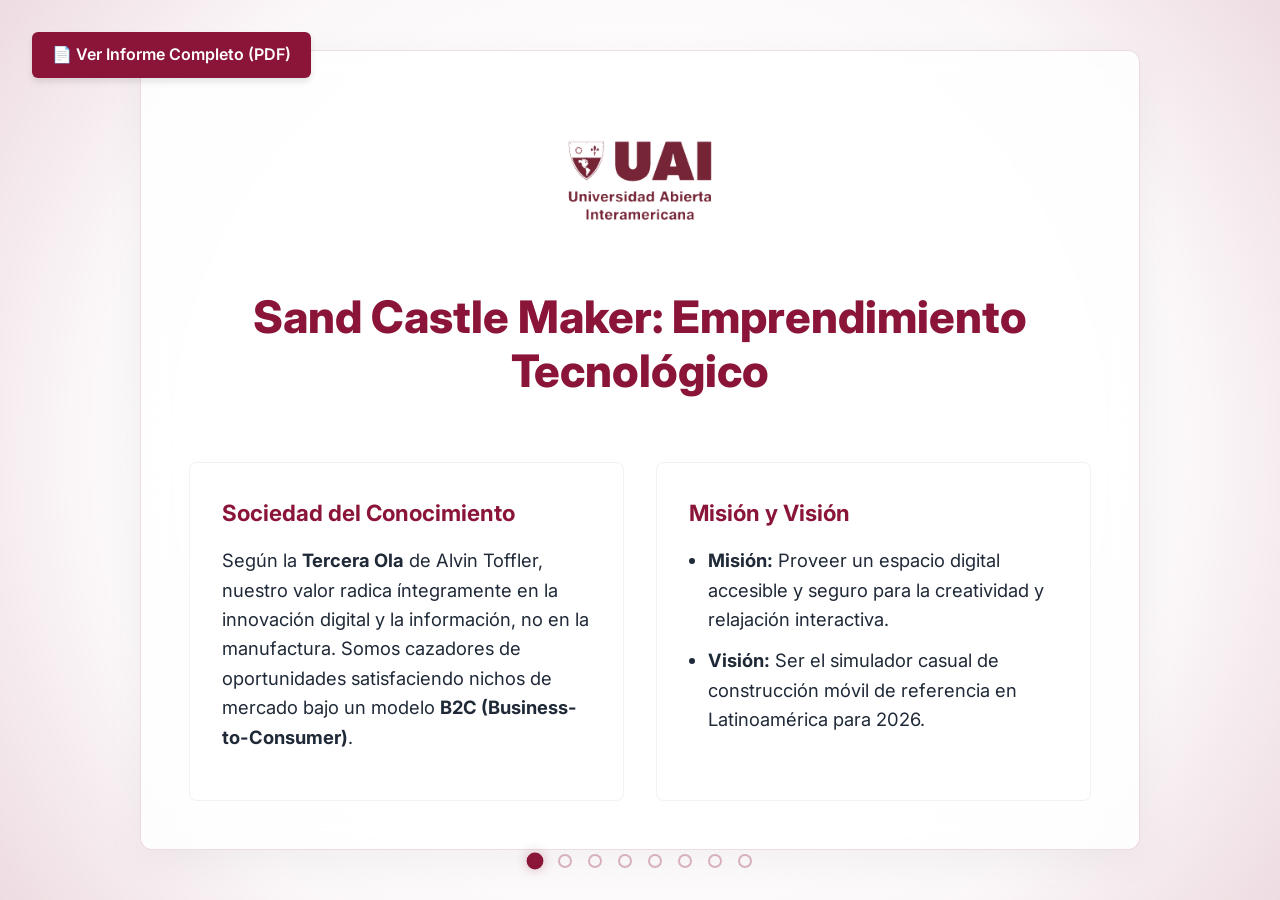
<file: index.html>
<!DOCTYPE html>
<html lang="es">
<head>
    <meta charset="UTF-8">
    <meta name="viewport" content="width=device-width, initial-scale=1.0">
    <title>Modelo de Negocios - Sand Castle Maker</title>
    <link rel="icon" type="image/svg+xml" href="favicon.svg">
    <link rel="preconnect" href="https://fonts.googleapis.com">
    <link rel="preconnect" href="https://fonts.gstatic.com" crossorigin>
    <link href="https://fonts.googleapis.com/css2?family=Inter:wght@300;400;600;800&display=swap" rel="stylesheet">
    <link rel="stylesheet" href="styles.css">
    <style>
        .pdf-button { position: fixed; top: 2rem; left: 2rem; z-index: 1000; background-color: var(--primary); color: white; padding: 10px 20px; border-radius: 6px; text-decoration: none; font-weight: 600; box-shadow: 0 4px 6px rgba(0,0,0,0.1); transition: all 0.3s ease; display: flex; align-items: center; gap: 8px; }
        .pdf-button:hover { transform: scale(1.05); background-color: #6a0d28; color: white; }
        .slider-nav { top: auto; bottom: 2rem; right: 50%; transform: translateX(50%); flex-direction: row; }
        .slide { transform: translateX(50vw); }
        .slide-content { max-width: 1000px; width: 100%; }
        .glass-card { background: var(--glass-bg); border: 1px solid var(--glass-border); padding: 3rem; border-radius: 12px; }
        .uai-logo { max-height: 160px; margin-bottom: 2rem; }
        .grid-2 { display: grid; grid-template-columns: 1fr 1fr; gap: 2rem; text-align: left; margin-top: 2rem; }
        .card-inner { background: rgba(255,255,255,0.6); padding: 2rem; border-radius: 8px; border: 1px solid rgba(0,0,0,0.05); }
        h3 { color: var(--primary); margin-bottom: 15px; font-size: 1.4rem; }
        ul { padding-left: 1.2rem; }
        li { margin-bottom: 12px; font-size: 1.15rem; line-height: 1.6; }
        p { font-size: 1.15rem; line-height: 1.6; }

        /* Arreglos Responsivos Móviles */
        @media (max-width: 768px) {
            .pdf-button { top: 0.5rem; left: 0.5rem; padding: 6px 10px; font-size: 0.8rem; z-index: 2000; }
            .uai-logo { max-height: 90px; margin-top: 2.5rem; margin-bottom: 1rem; }
            .glass-card { padding: 1rem; margin-top: 1rem; background: rgba(255,255,255,0.95); }
            .grid-2 { grid-template-columns: 1fr; gap: 1rem; }
            .card-inner { padding: 1rem; }
            h1 { font-size: 1.8rem !important; margin-bottom: 1rem !important; }
            h2 { font-size: 1.5rem !important; margin-bottom: 1rem !important; }
            .slider-nav { bottom: 1rem; background: rgba(255,255,255,0.9); padding: 0.5rem 1rem; border-radius: 20px; box-shadow: 0 4px 10px rgba(0,0,0,0.2); }
            .slide { align-items: flex-start; overflow-y: auto; padding: 1rem 0.5rem 5rem 0.5rem; }
            .slide-content { padding-bottom: 4rem; }
        }
    </style>
</head>
<body>
    <div class="background-effects"></div>

    <a href="formal_scm.html" class="pdf-button" target="_blank">
        📄 Ver Informe Completo (PDF)
    </a>

    <nav class="slider-nav">
        <button class="nav-dot active" onclick="goToSlide(0)" title="1. Identidad"></button>
        <button class="nav-dot" onclick="goToSlide(1)" title="2. Contexto (PESTEL)"></button>
        <button class="nav-dot" onclick="goToSlide(2)" title="3. Segmentación"></button>
        <button class="nav-dot" onclick="goToSlide(3)" title="4. Estrategia (Porter)"></button>
        <button class="nav-dot" onclick="goToSlide(4)" title="5. Comercialización (4Ps)"></button>
        <button class="nav-dot" onclick="goToSlide(5)" title="6. Agenda Estratégica"></button>
        <button class="nav-dot" onclick="goToSlide(6)" title="7. Finanzas (VAN/TIR)"></button>
        <button class="nav-dot" onclick="goToSlide(7)" title="8. Métricas (BSC/NPS)"></button>
    </nav>

    <div id="presentation">
        
        <!-- SLIDE 1 -->
        <section class="slide active" style="transform: translateX(0); opacity: 1; visibility: visible;">
            <div class="slide-content slide-hero text-center glass-card">
                <img src="./LogoUAI-ezgif.com-remove-background.png" alt="UAI" class="uai-logo">
                <h1 style="font-size: 2.8rem; margin-bottom: 2rem;">Sand Castle Maker: <span style="color: var(--primary);">Emprendimiento Tecnológico</span></h1>
                
                <div class="grid-2">
                    <div class="card-inner">
                        <h3>Sociedad del Conocimiento</h3>
                        <p>Según la <strong>Tercera Ola</strong> de Alvin Toffler, nuestro valor radica íntegramente en la innovación digital y la información, no en la manufactura. Somos cazadores de oportunidades satisfaciendo nichos de mercado bajo un modelo <strong>B2C (Business-to-Consumer)</strong>.</p>
                    </div>
                    <div class="card-inner">
                        <h3>Misión y Visión</h3>
                        <ul>
                            <li><strong>Misión:</strong> Proveer un espacio digital accesible y seguro para la creatividad y relajación interactiva.</li>
                            <li><strong>Visión:</strong> Ser el simulador casual de construcción móvil de referencia en Latinoamérica para 2026.</li>
                        </ul>
                    </div>
                </div>
            </div>
        </section>

        <!-- SLIDE 2 -->
        <section class="slide">
            <div class="slide-content glass-card text-center">
                <h2 style="color: var(--primary); font-size: 2.2rem; margin-bottom: 2rem;">2. Análisis de Contexto (PESTEL)</h2>
                <p>Auditoría externa para identificar situaciones críticas del macroambiente.</p>
                
                <div class="grid-2">
                    <div class="card-inner" style="border-left: 5px solid #22c55e;">
                        <h3 style="color: #16a34a;">🟢 Oportunidades</h3>
                        <ul>
                            <li><strong>Sociocultural:</strong> Aumento sostenido en la demanda de juegos "cozy" y relajantes que ayuden a mitigar el estrés urbano.</li>
                            <li><strong>Tecnológico:</strong> Altísimo crecimiento en la adopción y potencia de smartphones de gama media en LatAm.</li>
                        </ul>
                    </div>
                    <div class="card-inner" style="border-left: 5px solid #ef4444;">
                        <h3 style="color: #dc2626;">🔴 Amenazas</h3>
                        <ul>
                            <li><strong>Competitivo:</strong> Extrema saturación en la Play Store. Las barreras de entrada son bajas, pero las barreras de visibilidad son altísimas.</li>
                            <li><strong>Riesgo Técnico:</strong> Peligro de clonación rápida por competidores con mayor poder de capital si el juego se vuelve viral.</li>
                        </ul>
                    </div>
                </div>
            </div>
        </section>

        <!-- SLIDE 3 -->
        <section class="slide">
            <div class="slide-content glass-card text-center">
                <h2 style="color: var(--primary); font-size: 2.2rem; margin-bottom: 2rem;">3. Segmentación y Mercado Potencial</h2>
                
                <div class="card-inner" style="margin-bottom: 2rem;">
                    <h3>Criterios de Segmentación Eficaz</h3>
                    <p>El segmento elegido es <strong>mensurable, accesible y sustancial</strong>. Agrupamos a los consumidores por sus deseos y preferencias de ocio digital interactivo.</p>
                </div>

                <div class="grid-2">
                    <div class="card-inner">
                        <h3>Segmento Objetivo (Target)</h3>
                        <ul>
                            <li>Jugadores casuales de plataformas móviles.</li>
                            <li>Enfoque principal en Generación Z y Millennials.</li>
                            <li>Interesados en experiencias creativas (Sandboxes).</li>
                        </ul>
                    </div>
                    <div class="card-inner">
                        <h3>Mercado Potencial</h3>
                        <ul>
                            <li>Usuarios globales de Android (tamaño masivo).</li>
                            <li>Fotografía en el tiempo: Actualmente consumen contenido pasivo (videos) o juegos de alta intensidad, buscando un respiro en propuestas relajantes.</li>
                        </ul>
                    </div>
                </div>
            </div>
        </section>

        <!-- SLIDE 4 -->
        <section class="slide">
            <div class="slide-content glass-card text-center">
                <h2 style="color: var(--primary); font-size: 2.2rem; margin-bottom: 2rem;">4. Estrategia Competitiva (Porter)</h2>
                
                <div class="card-inner" style="text-align: left;">
                    <h3>Posicionamiento por Diferenciación</h3>
                    <p style="margin-bottom: 1.5rem;">Según el modelo de Ventaja Competitiva de Porter, en una industria atractiva pero saturada, debemos evitar competir frontalmente donde somos débiles.</p>
                    <ul>
                        <li><strong>Evitamos competir en gráficos fotorrealistas</strong> (competencias centrales de empresas AAA).</li>
                        <li><strong>Foco de Diferenciación:</strong> Exclusividad en mecánicas específicas de simulación (físicas fluidas con nuestro script <em>WetSandBehavior</em>).</li>
                        <li><strong>Nichos Inexplorados:</strong> Temática de esculpir castillos de arena, que carece de competidores directos de peso en dispositivos móviles.</li>
                    </ul>
                </div>
            </div>
        </section>

        <!-- SLIDE 5 -->
        <section class="slide">
            <div class="slide-content glass-card text-center">
                <h2 style="color: var(--primary); font-size: 2.2rem; margin-bottom: 2rem;">5. Comercialización y TICs (Las 4 "P")</h2>
                
                <div class="grid-2">
                    <div class="card-inner">
                        <h3 style="color: var(--primary);">📦 Producto & 💰 Precio</h3>
                        <ul>
                            <li><strong>Producto:</strong> Videojuego interactivo. Bien puramente intangible.</li>
                            <li><strong>Precio:</strong> Estructura Freemium. El acceso es gratuito para favorecer la masividad, monetizando mediante impresiones de anuncios (Ads) y microtransacciones opcionales.</li>
                        </ul>
                    </div>
                    <div class="card-inner">
                        <h3 style="color: var(--primary);">📍 Plaza & 📢 Promoción</h3>
                        <ul>
                            <li><strong>Plaza (TICs):</strong> Distribución 100% digital mundial mediante ecosistemas de plataformas (Google Play Store).</li>
                            <li><strong>Promoción:</strong> Estrategias ASO (App Store Optimization) y uso de redes sociales para obtener <em>Feedback instantáneo</em> del consumidor (comunicación bidireccional ágil).</li>
                        </ul>
                    </div>
                </div>
            </div>
        </section>

        <!-- SLIDE 6 -->
        <section class="slide">
            <div class="slide-content glass-card text-center">
                <h2 style="color: var(--primary); font-size: 2.2rem; margin-bottom: 2rem;">6. Agenda Estratégica</h2>
                <p>Plan de trabajo para lograr la posición estratégica deseada y asegurar la ventaja competitiva sostenible.</p>
                
                <div style="background: rgba(138,21,56,0.05); padding: 2rem; border-radius: 8px; border-left: 5px solid var(--primary); text-align: left; margin-top: 2rem;">
                    <h3 style="margin-bottom: 1.5rem;">Programa de Acción Específico (6 Meses)</h3>
                    <ul style="list-style: none; padding: 0;">
                        <li style="margin-bottom: 1.5rem; padding: 1.5rem; background: white; border-radius: 6px; box-shadow: 0 2px 4px rgba(0,0,0,0.05);">
                            <strong>📍 Hito 1 (Mes 1): Prototipo Core.</strong> Validación tecnológica de las físicas de arena. Objetivo: Reducir percepción de riesgo técnico.
                        </li>
                        <li style="margin-bottom: 1.5rem; padding: 1.5rem; background: white; border-radius: 6px; box-shadow: 0 2px 4px rgba(0,0,0,0.05);">
                            <strong>📍 Hito 2 (Mes 3): Beta Cerrada.</strong> Ejecución de testing (QA) con panel de usuarios. Objetivo: Identificar fallas e implementar correcciones antes de la apertura.
                        </li>
                        <li style="padding: 1.5rem; background: white; border-radius: 6px; box-shadow: 0 2px 4px rgba(0,0,0,0.05);">
                            <strong>📍 Hito 3 (Mes 6): Lanzamiento Oficial.</strong> Publicación en Google Play. Meta del Hito: Alcanzar las primeras 5,000 descargas (Q1).
                        </li>
                    </ul>
                </div>
            </div>
        </section>

        <!-- SLIDE 7 -->
        <section class="slide">
            <div class="slide-content glass-card text-center">
                <h2 style="color: var(--primary); font-size: 2.2rem; margin-bottom: 2rem;">7. Finanzas y Valuación del Proyecto</h2>
                
                <div class="grid-2">
                    <div class="card-inner">
                        <h3>Presupuesto Base (Q = 5000)</h3>
                        <ul style="margin-bottom: 1rem;">
                            <li><strong>Materia Prima:</strong> $25 (Cuenta Play Store). Insumo directo e indispensable.</li>
                            <li><strong>MOD (Mano de Obra):</strong> $5,000 (500hs estimadas).</li>
                            <li><strong>Carga Fabril (CF):</strong> $1,500 (Luz, internet, PCs).</li>
                        </ul>
                        <div style="background: var(--primary-glow); padding: 10px; border-radius: 6px; font-weight: 600;">
                            Costo Total: $6,525 <br> Costo Estándar Unitario: $1.30
                        </div>
                    </div>
                    <div class="card-inner">
                        <h3>Rendimiento (VAN y TIR)</h3>
                        <ul>
                            <li><strong>EBIT:</strong> Margen Bruto (Ingresos Ads) - Costo Financiero.</li>
                            <li><strong>VAN (Valor Actual Neto):</strong> Si recuperamos y superamos los $25 y el costo de oportunidad, <em>el proyecto genera valor limpio</em>.</li>
                            <li><strong>TIR (Tasa Interna):</strong> Dada la inversión directa minúscula ($25 USD), cualquier moderado éxito garantiza una TIR gigantesca (%>Costo Oportunidad).</li>
                        </ul>
                    </div>
                </div>
            </div>
        </section>

        <!-- SLIDE 8 -->
        <section class="slide">
            <div class="slide-content glass-card text-center">
                <h2 style="color: var(--primary); font-size: 2.2rem; margin-bottom: 2rem;">8. Métricas y KPIs de Gestión</h2>
                <p>Las métricas miden momentos específicos; los KPIs evalúan los objetivos estratégicos <strong>(Balanced Scorecard)</strong>.</p>
                
                <div class="grid-2" style="grid-template-columns: 1fr 1fr; margin-top: 2rem;">
                    <div class="card-inner" style="border-top: 4px solid #2563eb;">
                        <h3 style="color: #1d4ed8;">1. Financiera</h3>
                        <p><strong>Objetivo:</strong> Incrementar utilidad operativa.<br><strong>KPI:</strong> % de crecimiento mensual de ingresos por publicidad (Ads).</p>
                    </div>
                    <div class="card-inner" style="border-top: 4px solid #d97706;">
                        <h3 style="color: #b45309;">2. Cliente (Fundamental)</h3>
                        <p><strong>Objetivo:</strong> Fidelidad al producto.<br><strong>KPI:</strong> <strong>NPS (Net Promoter Score)</strong> y Rating promedio orgánico en la tienda.</p>
                    </div>
                    <div class="card-inner" style="border-top: 4px solid #16a34a;">
                        <h3 style="color: #15803d;">3. Procesos Internos</h3>
                        <p><strong>Objetivo:</strong> Eficiencia en mantenimiento.<br><strong>KPI:</strong> Tiempo promedio (días) de resolución de bugs post-lanzamiento.</p>
                    </div>
                    <div class="card-inner" style="border-top: 4px solid #9333ea;">
                        <h3 style="color: #7e22ce;">4. Aprendizaje Estratégico</h3>
                        <p><strong>Objetivo:</strong> Fortalecer capacidades del team.<br><strong>KPI:</strong> Promedio de horas invertidas en I+D (nuevas herramientas Unity).</p>
                    </div>
                </div>
            </div>
        </section>

    </div>

    <script>
        let currentSlide = 0;
        const slides = document.querySelectorAll('.slide');
        const dots = document.querySelectorAll('.nav-dot');
        let isAnimating = false;

        function goToSlide(n) {
            if (isAnimating || n === currentSlide) return;
            if (n < 0 || n >= slides.length) return;

            isAnimating = true;
            const direction = n > currentSlide ? 1 : -1;
            
            slides[currentSlide].classList.remove('active');
            slides[currentSlide].style.transform = `translateX(${direction * -50}vw)`;
            slides[currentSlide].style.opacity = '0';
            slides[currentSlide].style.visibility = 'hidden';

            currentSlide = n;
            
            slides[currentSlide].style.transition = 'none';
            slides[currentSlide].style.transform = `translateX(${direction * 50}vw)`;
            
            void slides[currentSlide].offsetWidth;
            
            slides[currentSlide].style.transition = 'all 0.6s cubic-bezier(0.2, 0.8, 0.2, 1)';
            slides[currentSlide].classList.add('active');
            slides[currentSlide].style.transform = 'translateX(0)';
            slides[currentSlide].style.opacity = '1';
            slides[currentSlide].style.visibility = 'visible';

            dots.forEach(dot => dot.classList.remove('active'));
            dots[currentSlide].classList.add('active');

            setTimeout(() => { isAnimating = false; }, 600);
        }

        window.addEventListener('wheel', (e) => {
            if (isAnimating) return;
            if (e.deltaY > 50) goToSlide(currentSlide + 1);
            else if (e.deltaY < -50) goToSlide(currentSlide - 1);
        });

        window.addEventListener('keydown', (e) => {
            if (e.key === 'ArrowRight' || e.key === 'ArrowDown' || e.key === ' ') goToSlide(currentSlide + 1);
            else if (e.key === 'ArrowLeft' || e.key === 'ArrowUp') goToSlide(currentSlide - 1);
        });

        let touchStartX = 0;
        let touchEndX = 0;

        window.addEventListener('touchstart', e => {
            touchStartX = e.changedTouches[0].screenX;
        }, {passive: true});

        window.addEventListener('touchend', e => {
            touchEndX = e.changedTouches[0].screenX;
            handleSwipe();
        }, {passive: true});

        function handleSwipe() {
            const threshold = 50; 
            if (touchEndX < touchStartX - threshold) goToSlide(currentSlide + 1); 
            if (touchEndX > touchStartX + threshold) goToSlide(currentSlide - 1); 
        }
    </script>
</body>
</html>
</file>
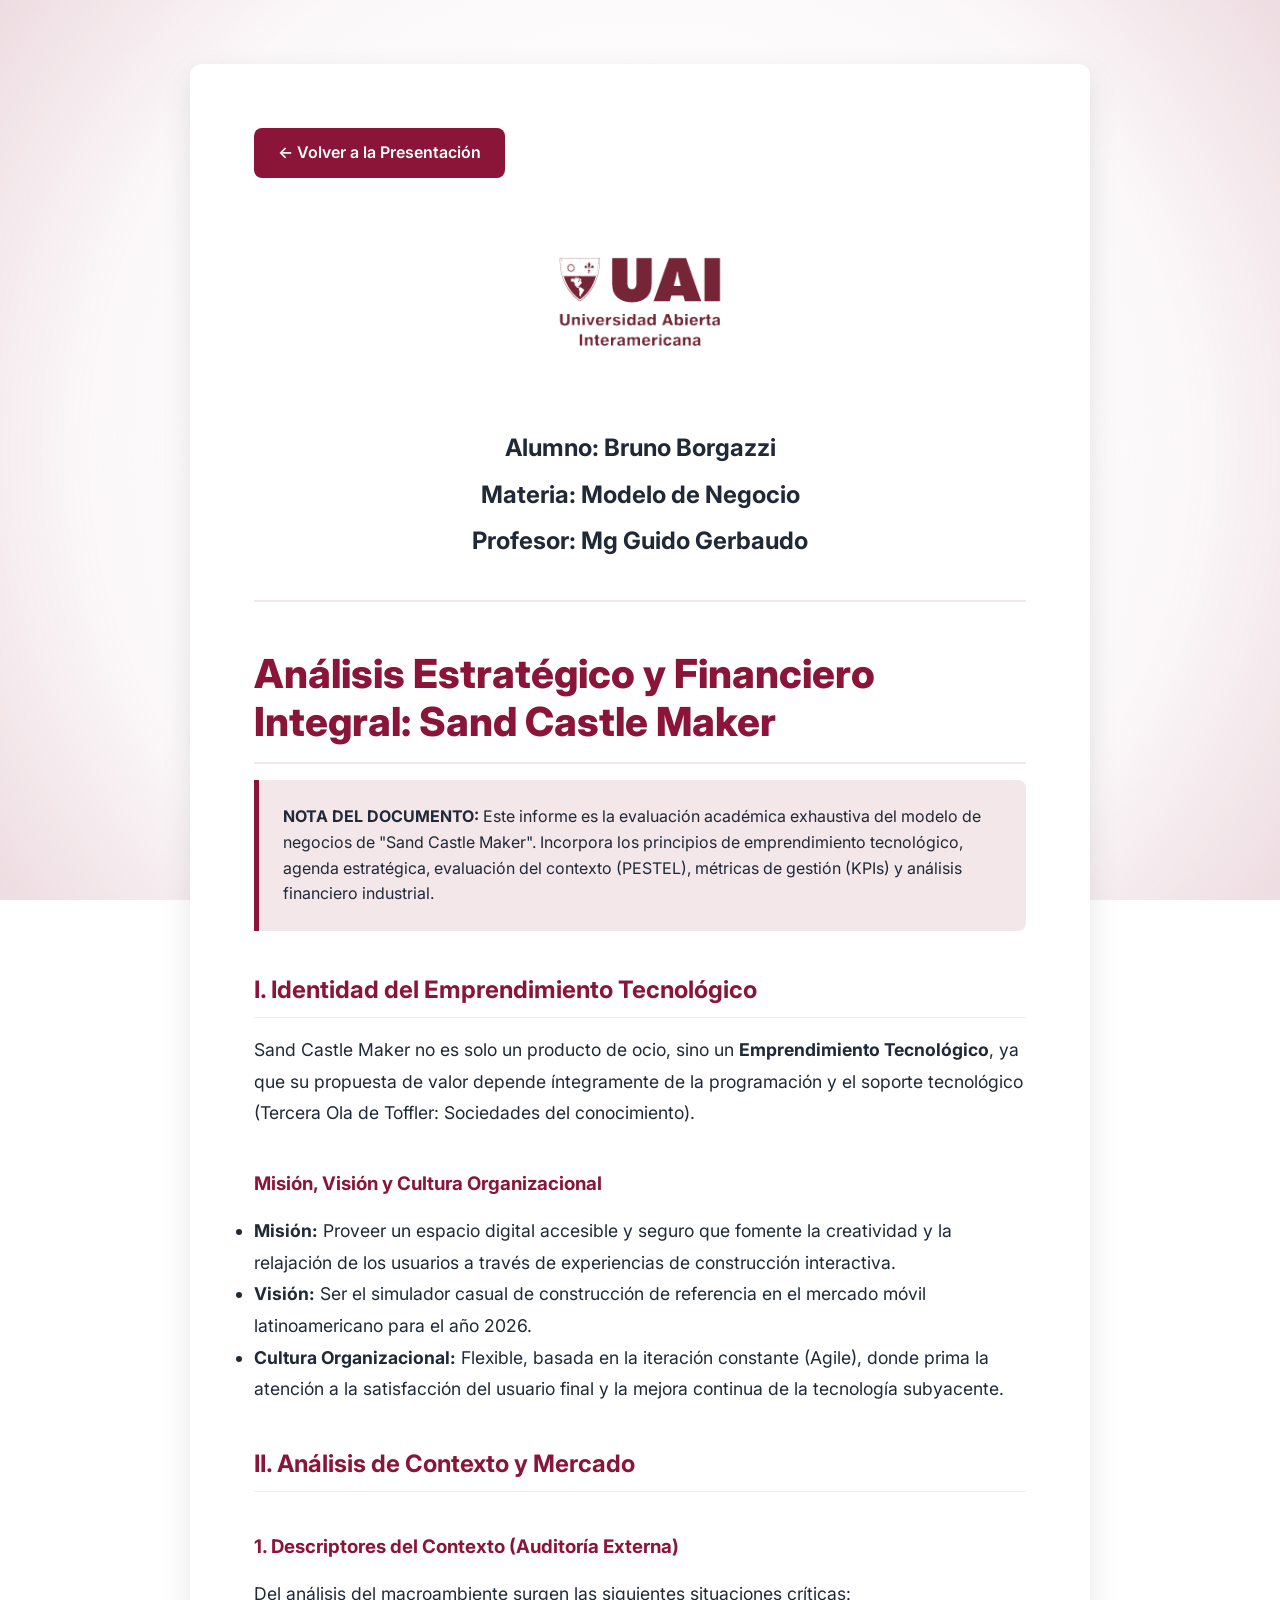
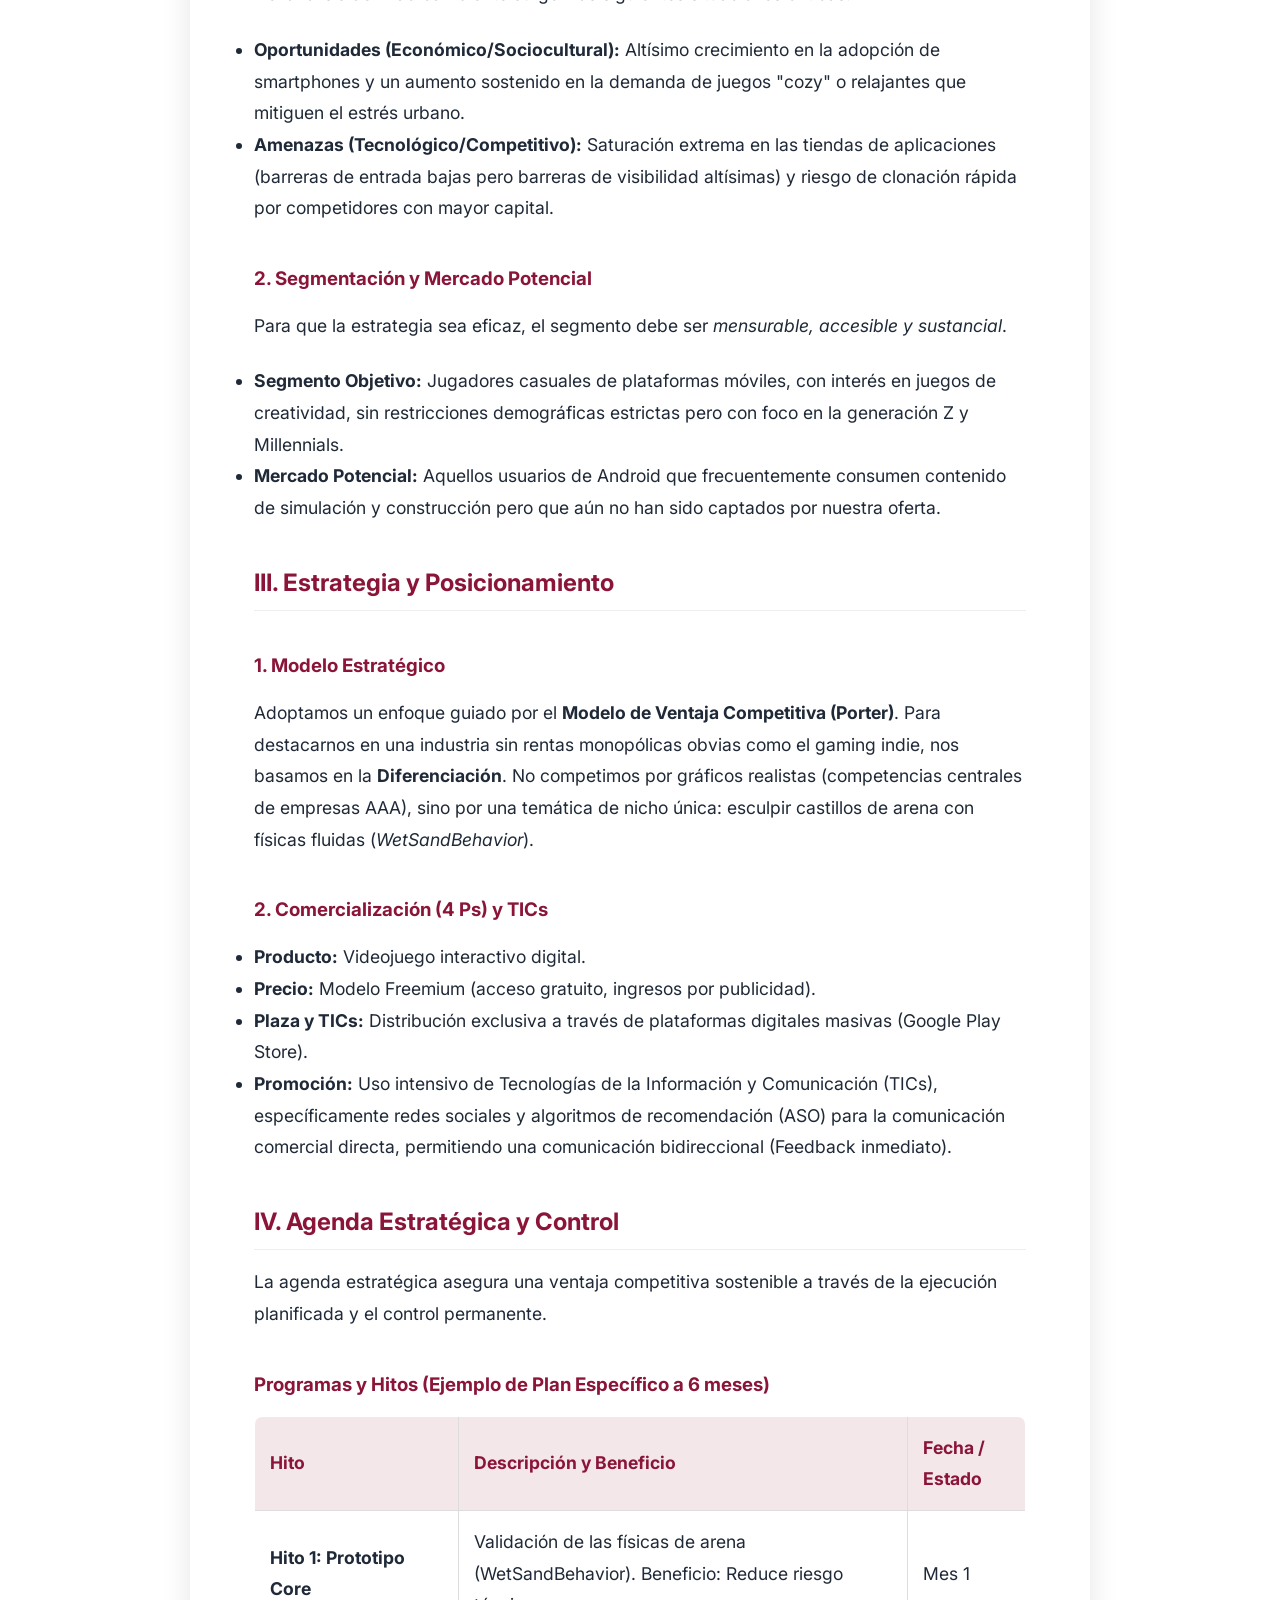
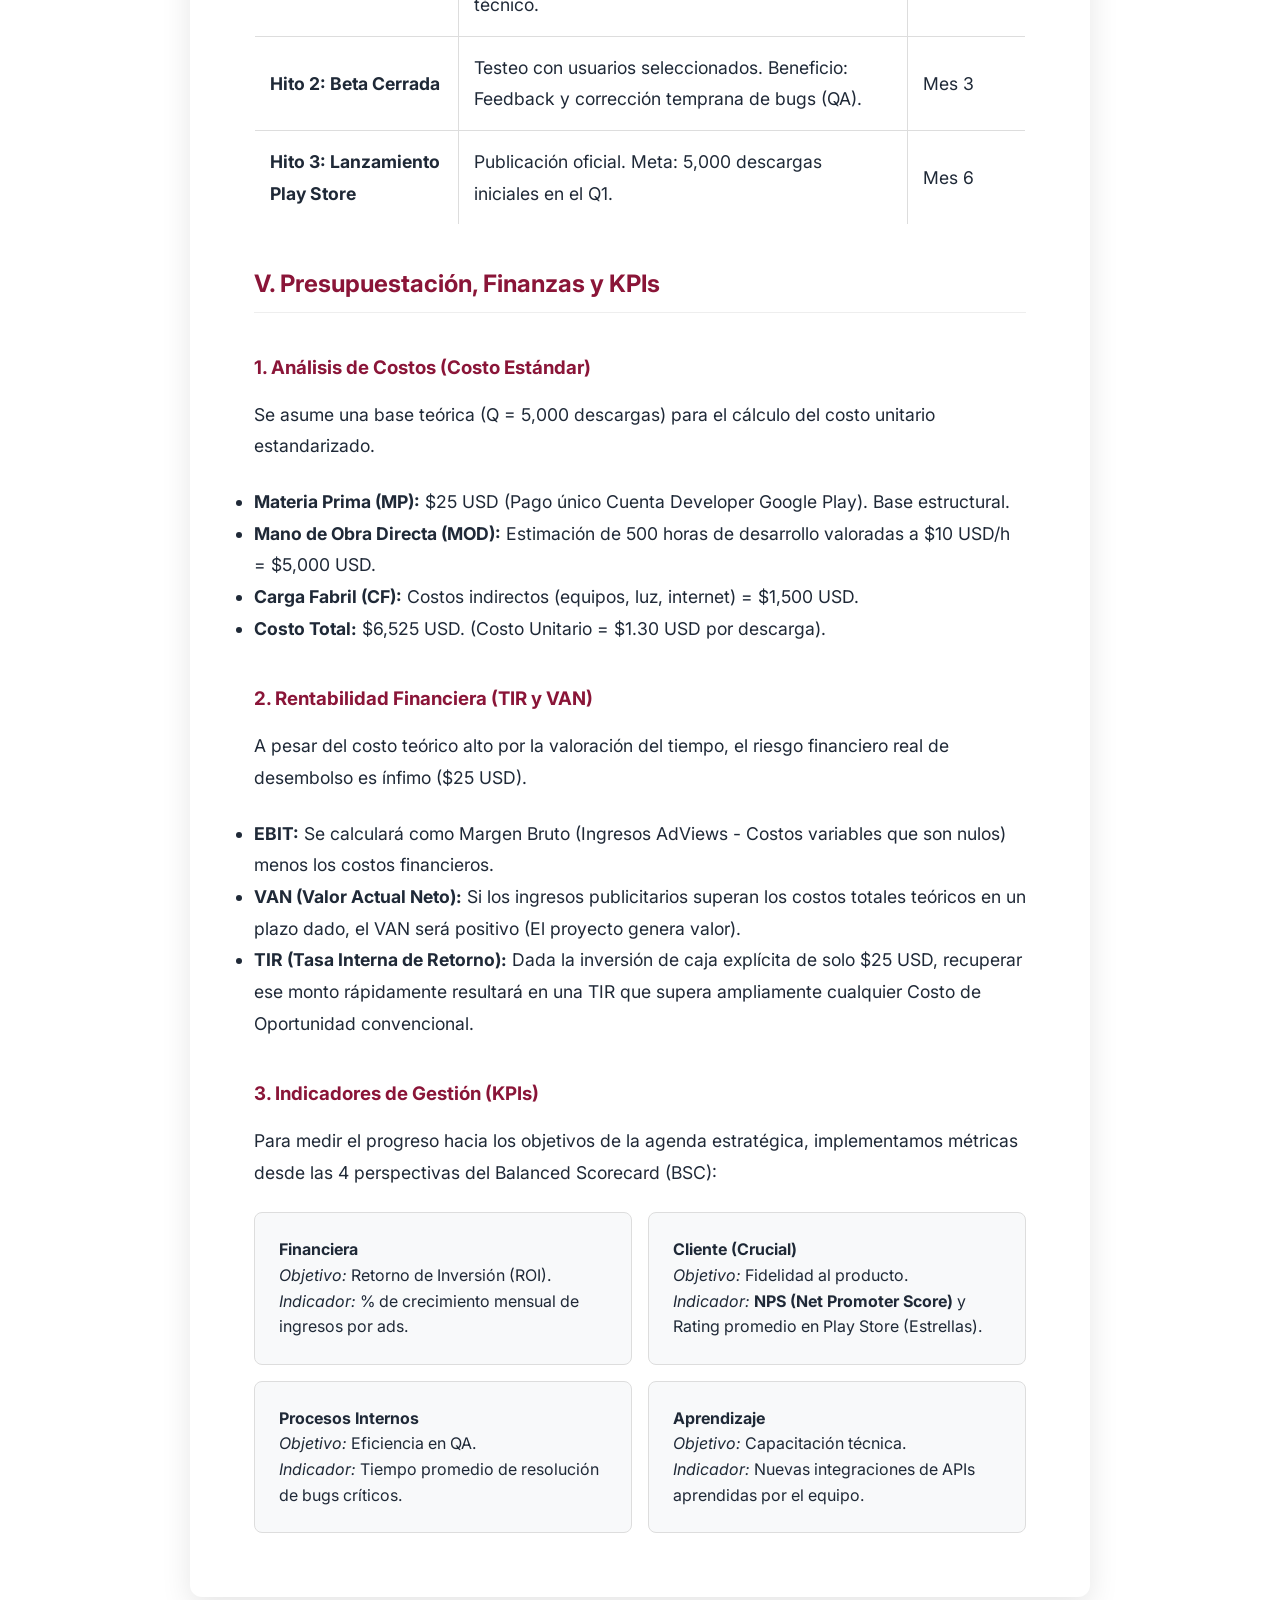
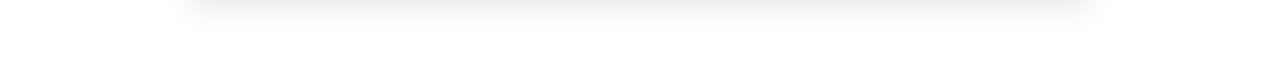
<file: formal_scm.html>
<!DOCTYPE html>
<html lang="es">
<head>
    <meta charset="UTF-8">
    <meta name="viewport" content="width=device-width, initial-scale=1.0">
    <title>Documento Formal - Sand Castle Maker</title>
    <link rel="icon" type="image/svg+xml" href="favicon.svg">
    <link href="https://fonts.googleapis.com/css2?family=Inter:wght@300;400;600;800&display=swap" rel="stylesheet">
    <link rel="stylesheet" href="styles.css">
    <style>
        body { overflow-y: auto; height: auto; padding: 4rem 2rem; background: var(--bg-color); }
        .document-container { max-width: 900px; margin: 0 auto; background: white; padding: 4rem; border-radius: 12px; box-shadow: 0 10px 30px rgba(0,0,0,0.1); }
        h1, h2, h3 { color: var(--primary); margin-top: 2.5rem; margin-bottom: 1rem; }
        h1 { font-size: 2.5rem; border-bottom: 2px solid var(--primary-glow); padding-bottom: 1rem; }
        h2 { border-bottom: 1px solid #eee; padding-bottom: 0.5rem; }
        p, ul, ol, table { margin-bottom: 1.5rem; font-size: 1.1rem; line-height: 1.8; }
        table { width: 100%; border-collapse: collapse; margin-top: 1rem; }
        th, td { padding: 15px; border: 1px solid #ddd; text-align: left; }
        th { background-color: var(--primary-glow); color: var(--primary); }
        .alert { padding: 1.5rem; border-left: 5px solid var(--primary); background: var(--primary-glow); margin-bottom: 2rem; border-radius: 0 8px 8px 0; }
        .btn-back { display: inline-flex; align-items: center; margin-bottom: 2rem; padding: 12px 24px; background: var(--primary); color: white; text-decoration: none; border-radius: 8px; font-weight: 600; transition: transform 0.2s; }
        .btn-back:hover { transform: translateX(-5px); }
        .kpi-grid { display: grid; grid-template-columns: 1fr 1fr; gap: 1rem; }
        .kpi-card { background: #f8f9fa; border: 1px solid #ddd; padding: 1.5rem; border-radius: 8px; }
        @media print {
            body { padding: 0; background: white; }
            .document-container { box-shadow: none; padding: 0; }
            .btn-back { display: none; }
        }
    </style>
</head>
<body>
    <div class="background-effects"></div>
    <div class="document-container">
        <a href="index.html" class="btn-back">← Volver a la Presentación</a>
        
        <div style="text-align: center; margin-bottom: 3rem; padding-bottom: 2rem; border-bottom: 2px solid var(--primary-glow);">
            <img src="./LogoUAI-ezgif.com-remove-background.png" alt="Universidad Abierta Interamericana" style="max-height: 180px; margin-bottom: 1.5rem;">
            <h2 style="color: var(--text-main); font-size: 1.5rem; margin: 0.5rem 0; border: none; padding: 0;">Alumno: Bruno Borgazzi</h2>
            <h2 style="color: var(--text-main); font-size: 1.5rem; margin: 0.5rem 0; border: none; padding: 0;">Materia: Modelo de Negocio</h2>
            <h2 style="color: var(--text-main); font-size: 1.5rem; margin: 0.5rem 0; border: none; padding: 0;">Profesor: Mg Guido Gerbaudo</h2>
        </div>

        <h1>Análisis Estratégico y Financiero Integral: Sand Castle Maker</h1>
        
        <div class="alert">
            <strong>NOTA DEL DOCUMENTO:</strong> Este informe es la evaluación académica exhaustiva del modelo de negocios de "Sand Castle Maker". Incorpora los principios de emprendimiento tecnológico, agenda estratégica, evaluación del contexto (PESTEL), métricas de gestión (KPIs) y análisis financiero industrial.
        </div>
        
        <h2>I. Identidad del Emprendimiento Tecnológico</h2>
        <p>Sand Castle Maker no es solo un producto de ocio, sino un <strong>Emprendimiento Tecnológico</strong>, ya que su propuesta de valor depende íntegramente de la programación y el soporte tecnológico (Tercera Ola de Toffler: Sociedades del conocimiento).</p>
        
        <h3>Misión, Visión y Cultura Organizacional</h3>
        <ul>
            <li><strong>Misión:</strong> Proveer un espacio digital accesible y seguro que fomente la creatividad y la relajación de los usuarios a través de experiencias de construcción interactiva.</li>
            <li><strong>Visión:</strong> Ser el simulador casual de construcción de referencia en el mercado móvil latinoamericano para el año 2026.</li>
            <li><strong>Cultura Organizacional:</strong> Flexible, basada en la iteración constante (Agile), donde prima la atención a la satisfacción del usuario final y la mejora continua de la tecnología subyacente.</li>
        </ul>

        <h2>II. Análisis de Contexto y Mercado</h2>
        <h3>1. Descriptores del Contexto (Auditoría Externa)</h3>
        <p>Del análisis del macroambiente surgen las siguientes situaciones críticas:</p>
        <ul>
            <li><strong>Oportunidades (Económico/Sociocultural):</strong> Altísimo crecimiento en la adopción de smartphones y un aumento sostenido en la demanda de juegos "cozy" o relajantes que mitiguen el estrés urbano.</li>
            <li><strong>Amenazas (Tecnológico/Competitivo):</strong> Saturación extrema en las tiendas de aplicaciones (barreras de entrada bajas pero barreras de visibilidad altísimas) y riesgo de clonación rápida por competidores con mayor capital.</li>
        </ul>

        <h3>2. Segmentación y Mercado Potencial</h3>
        <p>Para que la estrategia sea eficaz, el segmento debe ser <em>mensurable, accesible y sustancial</em>.</p>
        <ul>
            <li><strong>Segmento Objetivo:</strong> Jugadores casuales de plataformas móviles, con interés en juegos de creatividad, sin restricciones demográficas estrictas pero con foco en la generación Z y Millennials.</li>
            <li><strong>Mercado Potencial:</strong> Aquellos usuarios de Android que frecuentemente consumen contenido de simulación y construcción pero que aún no han sido captados por nuestra oferta.</li>
        </ul>

        <h2>III. Estrategia y Posicionamiento</h2>
        <h3>1. Modelo Estratégico</h3>
        <p>Adoptamos un enfoque guiado por el <strong>Modelo de Ventaja Competitiva (Porter)</strong>. Para destacarnos en una industria sin rentas monopólicas obvias como el gaming indie, nos basamos en la <strong>Diferenciación</strong>. No competimos por gráficos realistas (competencias centrales de empresas AAA), sino por una temática de nicho única: esculpir castillos de arena con físicas fluidas (<em>WetSandBehavior</em>).</p>

        <h3>2. Comercialización (4 Ps) y TICs</h3>
        <ul>
            <li><strong>Producto:</strong> Videojuego interactivo digital.</li>
            <li><strong>Precio:</strong> Modelo Freemium (acceso gratuito, ingresos por publicidad).</li>
            <li><strong>Plaza y TICs:</strong> Distribución exclusiva a través de plataformas digitales masivas (Google Play Store). </li>
            <li><strong>Promoción:</strong> Uso intensivo de Tecnologías de la Información y Comunicación (TICs), específicamente redes sociales y algoritmos de recomendación (ASO) para la comunicación comercial directa, permitiendo una comunicación bidireccional (Feedback inmediato).</li>
        </ul>

        <h2>IV. Agenda Estratégica y Control</h2>
        <p>La agenda estratégica asegura una ventaja competitiva sostenible a través de la ejecución planificada y el control permanente.</p>
        
        <h3>Programas y Hitos (Ejemplo de Plan Específico a 6 meses)</h3>
        <table>
            <thead>
                <tr>
                    <th>Hito</th>
                    <th>Descripción y Beneficio</th>
                    <th>Fecha / Estado</th>
                </tr>
            </thead>
            <tbody>
                <tr>
                    <td><strong>Hito 1: Prototipo Core</strong></td>
                    <td>Validación de las físicas de arena (WetSandBehavior). Beneficio: Reduce riesgo técnico.</td>
                    <td>Mes 1</td>
                </tr>
                <tr>
                    <td><strong>Hito 2: Beta Cerrada</strong></td>
                    <td>Testeo con usuarios seleccionados. Beneficio: Feedback y corrección temprana de bugs (QA).</td>
                    <td>Mes 3</td>
                </tr>
                <tr>
                    <td><strong>Hito 3: Lanzamiento Play Store</strong></td>
                    <td>Publicación oficial. Meta: 5,000 descargas iniciales en el Q1.</td>
                    <td>Mes 6</td>
                </tr>
            </tbody>
        </table>

        <h2>V. Presupuestación, Finanzas y KPIs</h2>
        
        <h3>1. Análisis de Costos (Costo Estándar)</h3>
        <p>Se asume una base teórica (Q = 5,000 descargas) para el cálculo del costo unitario estandarizado.</p>
        <ul>
            <li><strong>Materia Prima (MP):</strong> $25 USD (Pago único Cuenta Developer Google Play). Base estructural.</li>
            <li><strong>Mano de Obra Directa (MOD):</strong> Estimación de 500 horas de desarrollo valoradas a $10 USD/h = $5,000 USD.</li>
            <li><strong>Carga Fabril (CF):</strong> Costos indirectos (equipos, luz, internet) = $1,500 USD.</li>
            <li><strong>Costo Total:</strong> $6,525 USD. (Costo Unitario = $1.30 USD por descarga).</li>
        </ul>

        <h3>2. Rentabilidad Financiera (TIR y VAN)</h3>
        <p>A pesar del costo teórico alto por la valoración del tiempo, el riesgo financiero real de desembolso es ínfimo ($25 USD).</p>
        <ul>
            <li><strong>EBIT:</strong> Se calculará como Margen Bruto (Ingresos AdViews - Costos variables que son nulos) menos los costos financieros.</li>
            <li><strong>VAN (Valor Actual Neto):</strong> Si los ingresos publicitarios superan los costos totales teóricos en un plazo dado, el VAN será positivo (El proyecto genera valor).</li>
            <li><strong>TIR (Tasa Interna de Retorno):</strong> Dada la inversión de caja explícita de solo $25 USD, recuperar ese monto rápidamente resultará en una TIR que supera ampliamente cualquier Costo de Oportunidad convencional.</li>
        </ul>

        <h3>3. Indicadores de Gestión (KPIs)</h3>
        <p>Para medir el progreso hacia los objetivos de la agenda estratégica, implementamos métricas desde las 4 perspectivas del Balanced Scorecard (BSC):</p>
        
        <div class="kpi-grid">
            <div class="kpi-card">
                <strong>Financiera</strong><br>
                <em>Objetivo:</em> Retorno de Inversión (ROI).<br>
                <em>Indicador:</em> % de crecimiento mensual de ingresos por ads.
            </div>
            <div class="kpi-card">
                <strong>Cliente (Crucial)</strong><br>
                <em>Objetivo:</em> Fidelidad al producto.<br>
                <em>Indicador:</em> <strong>NPS (Net Promoter Score)</strong> y Rating promedio en Play Store (Estrellas).
            </div>
            <div class="kpi-card">
                <strong>Procesos Internos</strong><br>
                <em>Objetivo:</em> Eficiencia en QA.<br>
                <em>Indicador:</em> Tiempo promedio de resolución de bugs críticos.
            </div>
            <div class="kpi-card">
                <strong>Aprendizaje</strong><br>
                <em>Objetivo:</em> Capacitación técnica.<br>
                <em>Indicador:</em> Nuevas integraciones de APIs aprendidas por el equipo.
            </div>
        </div>
        
    </div>
</body>
</html>
</file>
<file: styles.css>
:root {
    /* UAI Formal Theme - Light Mode */
    --bg-color: #ffffff;
    --text-main: #1f2937;
    --text-muted: #4b5563;
    --primary: #8a1538; /* UAI Burgundy/Bordeaux */
    --primary-glow: rgba(138, 21, 56, 0.1);
    --secondary: #c29b62; /* Gold accent */
    --glass-bg: rgba(255, 255, 255, 0.85);
    --glass-border: rgba(138, 21, 56, 0.15);
    
    --badge-high: #d97706; /* Darker for light bg */
    --badge-medium: #2563eb;
    --badge-critical: #dc2626;
}

* {
    margin: 0;
    padding: 0;
    box-sizing: border-box;
}

body {
    font-family: 'Inter', sans-serif;
    background-color: var(--bg-color);
    color: var(--text-main);
    line-height: 1.6;
    overflow: hidden; /* Evitar el scroll del navegador general */
    position: relative;
    height: 100vh;
    width: 100vw;
}

/* Background effects */
.background-effects {
    position: fixed;
    top: 0;
    left: 0;
    width: 100vw;
    height: 100vh;
    z-index: -1;
    overflow: hidden;
    background: radial-gradient(circle at center, #ffffff 30%, rgba(138, 21, 56, 0.03) 70%, rgba(138, 21, 56, 0.15) 100%);
}



/* Slide Navigation Dots */
.slider-nav {
    position: fixed;
    right: 2rem;
    top: 50%;
    transform: translateY(-50%);
    display: flex;
    flex-direction: column;
    gap: 1rem;
    z-index: 100;
}

.nav-dot {
    width: 14px;
    height: 14px;
    border-radius: 50%;
    border: 2px solid rgba(138, 21, 56, 0.3);
    background: transparent;
    cursor: pointer;
    transition: all 0.3s ease;
}

.nav-dot:hover {
    border-color: var(--primary);
    background: rgba(138, 21, 56, 0.1);
}

.nav-dot.active {
    background: var(--primary);
    border-color: var(--primary);
    transform: scale(1.2);
    box-shadow: 0 0 10px rgba(138, 21, 56, 0.3);
}

/* Presentation Container */
#presentation {
    width: 100%;
    height: 100%;
    position: relative;
}

/* Slide Styling */
.slide {
    position: absolute;
    top: 0;
    left: 0;
    width: 100%;
    height: 100%;
    display: flex;
    align-items: center;
    justify-content: center;
    padding: 2rem 4rem;
    opacity: 0;
    visibility: hidden;
    transform: translateY(20px);
    transition: opacity 0.8s ease, transform 0.8s ease, visibility 0.8s;
}

.slide.active {
    opacity: 1;
    visibility: visible;
    transform: translateY(0);
}

.slide-content {
    max-width: 1000px;
    width: 100%;
    max-height: 90vh; /* Permite scroll interno si es muy largo */
}

.slide-scrollable {
    overflow-y: auto;
    padding-right: 1rem;
}

/* Custom Scrollbar for internal scroll */
.slide-scrollable::-webkit-scrollbar {
    width: 8px;
}
.slide-scrollable::-webkit-scrollbar-track {
    background: rgba(138, 21, 56, 0.05); 
    border-radius: 4px;
}
.slide-scrollable::-webkit-scrollbar-thumb {
    background: var(--primary); 
    border-radius: 4px;
}

/* Hero Slide */
.slide-hero {
    display: flex;
    flex-direction: column;
    align-items: center;
    justify-content: center;
}

.text-center {
    text-align: center;
}

.logo-container {
    margin-bottom: 2rem;
    background: transparent;
    padding: 0;
}

.uai-logo {
    max-width: 280px;
    height: auto;
    object-fit: contain;
}

h1 {
    font-size: 3.5rem;
    font-weight: 800;
    margin-bottom: 1.5rem;
    line-height: 1.2;
    color: var(--primary);
}

.text-gradient {
    background: linear-gradient(135deg, var(--primary), var(--secondary));
    -webkit-background-clip: text;
    -webkit-text-fill-color: transparent;
    background-clip: text;
}

.subtitle {
    font-size: 1.3rem;
    color: var(--text-muted);
    font-weight: 400;
    max-width: 600px;
    margin: 0 auto;
}

.student-name {
    font-size: 1.2rem;
    font-weight: 600;
    color: var(--primary);
    margin-top: 2rem;
    background: rgba(138, 21, 56, 0.08);
    padding: 0.6rem 2rem;
    border-radius: 30px;
    border: 1px solid rgba(138, 21, 56, 0.15);
}

.scroll-indicator {
    margin-top: 4rem;
    cursor: pointer;
    display: flex;
    flex-direction: column;
    align-items: center;
    color: var(--primary);
    font-weight: 600;
    opacity: 0.8;
    transition: opacity 0.3s, transform 0.3s;
}

.scroll-indicator:hover {
    opacity: 1;
    transform: translateY(5px);
}

.arrow-down {
    margin-top: 0.5rem;
    font-size: 1.5rem;
    animation: bounce 2s infinite;
}

@keyframes bounce {
    0%, 20%, 50%, 80%, 100% { transform: translateY(0); }
    40% { transform: translateY(-10px); }
    60% { transform: translateY(-5px); }
}

/* Glass Cards */
.glass-card {
    background: var(--glass-bg);
    backdrop-filter: blur(12px);
    -webkit-backdrop-filter: blur(12px);
    border: 1px solid var(--glass-border);
    border-radius: 16px;
    padding: 3rem;
    box-shadow: 0 10px 40px rgba(0, 0, 0, 0.05);
    border-top: 4px solid var(--primary); /* Accento formal en borde superior */
}

.section-title {
    font-size: 2.2rem;
    font-weight: 700;
    margin-bottom: 2rem;
    border-bottom: 2px solid var(--glass-border);
    padding-bottom: 0.5rem;
    display: flex;
    align-items: center;
    gap: 1rem;
    color: var(--primary);
}

.subtitle-inline {
    font-size: 1rem;
    font-weight: 600;
    color: var(--primary);
    background: rgba(194, 155, 98, 0.2);
    padding: 0.2rem 0.8rem;
    border-radius: 20px;
}

.content-block {
    margin-bottom: 1.8rem;
}

.content-block h3 {
    font-size: 1.4rem;
    color: var(--primary);
    margin-bottom: 0.8rem;
}

.content-block h4 {
    font-size: 1.1rem;
    color: var(--text-muted);
    margin: 1.5rem 0 0.5rem;
    font-weight: 600;
}

/* Typography & Lists */
p {
    margin-bottom: 1rem;
}

.styled-list {
    list-style: none;
}

.styled-list li {
    position: relative;
    padding-left: 1.5rem;
    margin-bottom: 0.8rem;
}

.styled-list li::before {
    content: "■";
    position: absolute;
    left: 0;
    color: var(--secondary);
    font-size: 0.8em;
    top: 0.25em;
}

/* Highlight Box */
.highlight-box {
    background: rgba(138, 21, 56, 0.05);
    border-left: 4px solid var(--primary);
    padding: 1.2rem 1.5rem;
    border-radius: 0 8px 8px 0;
    margin-top: 1rem;
}

/* Grid Cards */
.grid-cards {
    display: grid;
    grid-template-columns: repeat(auto-fit, minmax(200px, 1fr));
    gap: 1rem;
    margin-top: 1rem;
}

.mini-card {
    background: #ffffff;
    border: 1px solid var(--glass-border);
    padding: 1.2rem;
    border-radius: 12px;
    box-shadow: 0 2px 10px rgba(0,0,0,0.02);
}

.mini-card h4 {
    margin-top: 0;
    color: var(--primary);
    border-bottom: 1px solid var(--glass-border);
    padding-bottom: 0.5rem;
}

/* Timeline */
.timeline {
    border-left: 2px solid var(--secondary);
    padding-left: 1.5rem;
    margin-top: 1rem;
    margin-bottom: 1rem;
}

.timeline-item {
    position: relative;
    margin-bottom: 0.5rem;
}

.timeline-item::before {
    content: "";
    position: absolute;
    left: -1.85rem;
    top: 0.4rem;
    width: 10px;
    height: 10px;
    border-radius: 50%;
    background: var(--primary);
    box-shadow: 0 0 10px var(--primary-glow);
}

/* Tables */
.table-container {
    overflow-x: auto;
    margin-top: 1rem;
}

table {
    width: 100%;
    border-collapse: collapse;
    background: #ffffff;
    border-radius: 8px;
    overflow: hidden;
    border: 1px solid var(--glass-border);
}

th, td {
    padding: 0.8rem 1rem;
    text-align: left;
    border-bottom: 1px solid var(--glass-border);
}

th {
    background: rgba(138, 21, 56, 0.05);
    font-weight: 700;
    color: var(--primary);
}

tr:hover td {
    background: rgba(138, 21, 56, 0.02);
}

/* Badges */
.badge {
    padding: 0.2rem 0.6rem;
    border-radius: 12px;
    font-size: 0.85rem;
    font-weight: 600;
}

.badge.high { background: rgba(245, 158, 11, 0.15); color: var(--badge-high); }
.badge.medium { background: rgba(59, 130, 246, 0.15); color: var(--badge-medium); }
.badge.critical { background: rgba(239, 68, 68, 0.15); color: var(--badge-critical); }

/* Responsive / Mobile */
@media (max-width: 768px) {
    body {
        font-size: 15px; /* Un poquito más grande para mejor lectura */
    }

    .slide { 
        padding: 2.5rem 1rem 3rem 1rem; /* Reducimos el padding general */
        align-items: flex-start; 
        overflow-y: auto;
    }

    .slide-content {
        max-height: 88vh; /* Aprovechamos casi toda la altura */
    }

    /* Quitamos el "modal" para dejar el texto libre y aprovechar todo el ancho */
    .glass-card { 
        background: transparent;
        backdrop-filter: none;
        -webkit-backdrop-filter: none;
        border: none;
        box-shadow: none;
        padding: 0;
        border-top: none;
    }

    .uai-logo {
        max-width: 180px;
    }

    h1 { 
        font-size: 2rem; 
        margin-bottom: 1rem;
    }

    .subtitle {
        font-size: 1.1rem;
    }

    .student-name {
        font-size: 1rem;
        padding: 0.5rem 1.5rem;
        margin-top: 1.5rem;
    }

    .section-title { 
        font-size: 1.6rem; 
        flex-direction: column;
        align-items: flex-start;
        gap: 0.5rem;
        border-bottom-width: 3px; /* Reforzamos la línea ya que no hay borde de tarjeta */
    }

    .content-block {
        margin-bottom: 1.5rem;
    }

    .content-block h3 {
        font-size: 1.25rem;
    }

    /* Slider Nav abajo horizontal en móviles */
    .slider-nav { 
        top: auto;
        bottom: 1rem;
        right: 50%;
        transform: translateX(50%);
        flex-direction: row;
        background: rgba(255, 255, 255, 0.9); /* Fondecito sutil para que los botones se vean bien */
        padding: 0.3rem 1rem;
        border-radius: 20px;
        box-shadow: 0 2px 10px rgba(0,0,0,0.05);
    }

    .nav-dot {
        width: 12px;
        height: 12px;
    }

    .grid-2, .kpi-grid {
        grid-template-columns: 1fr !important;
        gap: 1.5rem !important;
    }

    .document-container {
        padding: 2rem 1.5rem !important;
    }

    .pdf-button {
        top: 1rem !important;
        left: 1rem !important;
        font-size: 0.85rem !important;
        padding: 8px 12px !important;
    }
}
</file>
